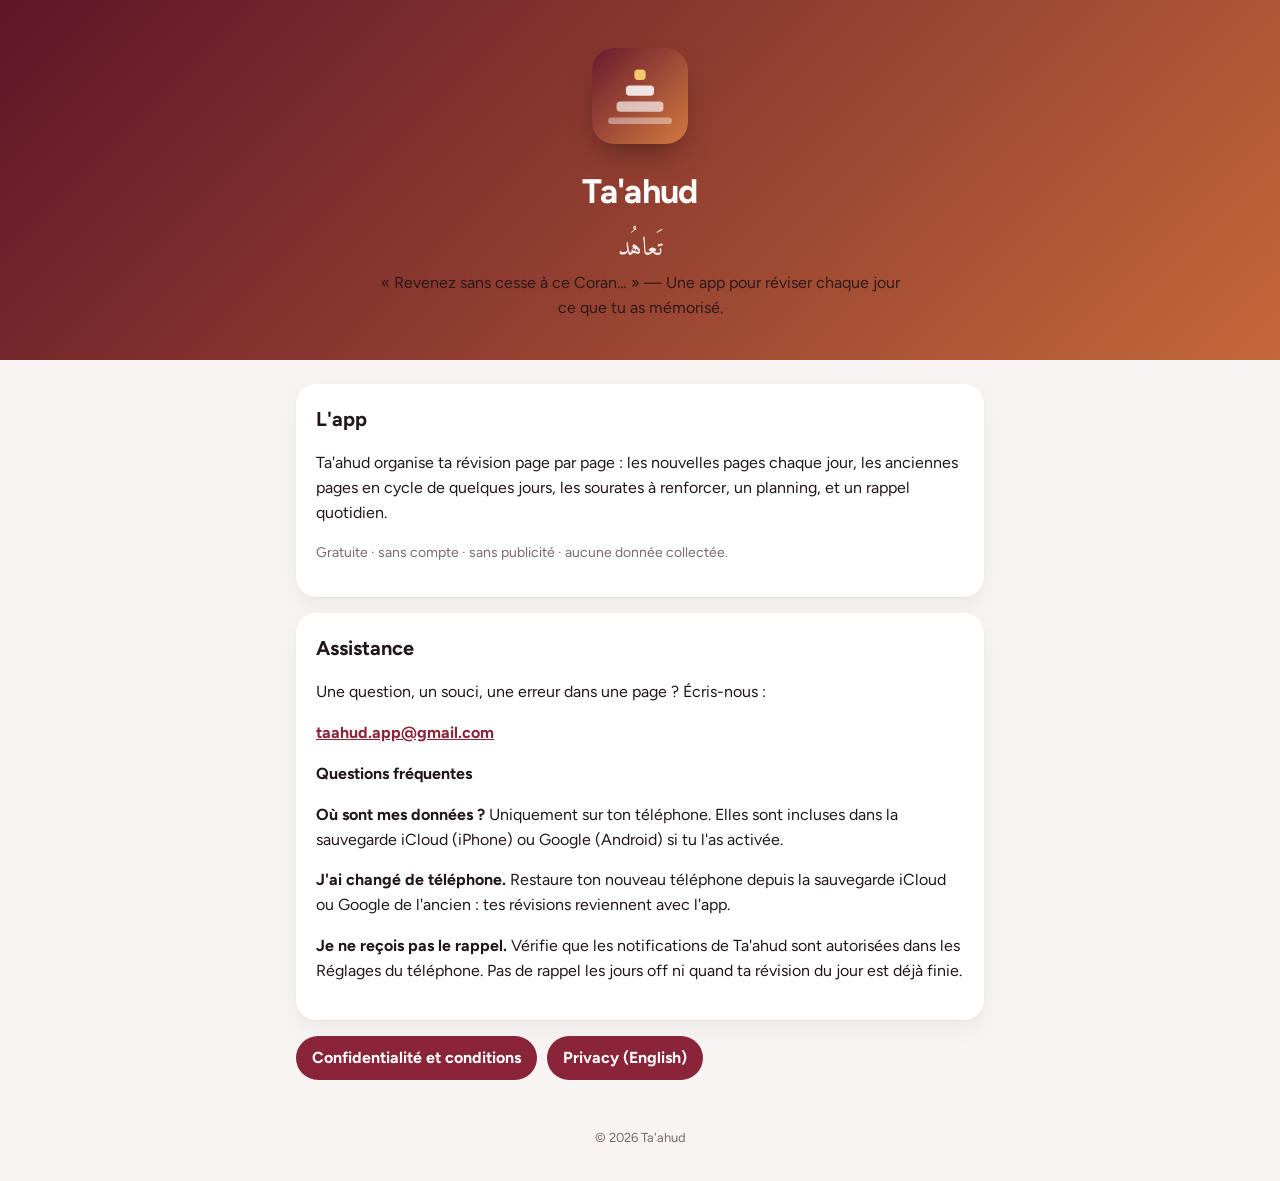
<file: index.html>
<!doctype html>
<html lang="fr">
<head>
<meta charset="utf-8">
<meta name="viewport" content="width=device-width, initial-scale=1">
<title>Ta'ahud – Révision du Coran</title>
<meta name="description" content="Ta'ahud t'aide à réviser chaque jour ce que tu as mémorisé du Coran. Gratuit, sans compte, sans publicité.">
<link rel="icon" href="data:image/svg+xml,%3Csvg%20width%3D%2264%22%20height%3D%2264%22%20viewBox%3D%220%200%201024%201024%22%3E%3Cdefs%3E%3ClinearGradient%20id%3D%22g%22%20x1%3D%220%22%20y1%3D%220%22%20x2%3D%221%22%20y2%3D%221%22%3E%3Cstop%20offset%3D%220%22%20stop-color%3D%22%236A1B2E%22%2F%3E%3Cstop%20offset%3D%221%22%20stop-color%3D%22%23D27A40%22%2F%3E%3C%2FlinearGradient%3E%3C%2Fdefs%3E%3Crect%20width%3D%221024%22%20height%3D%221024%22%20rx%3D%22224%22%20fill%3D%22url(%23g)%22%2F%3E%3Crect%20x%3D%22452%22%20y%3D%22230%22%20width%3D%22120%22%20height%3D%22110%22%20rx%3D%2240%22%20fill%3D%22%23F2C86B%22%2F%3E%3Crect%20x%3D%22362%22%20y%3D%22400%22%20width%3D%22300%22%20height%3D%22110%22%20rx%3D%2240%22%20fill%3D%22%23fff%22%20fill-opacity%3D%22.85%22%2F%3E%3Crect%20x%3D%22262%22%20y%3D%22570%22%20width%3D%22500%22%20height%3D%22110%22%20rx%3D%2240%22%20fill%3D%22%23fff%22%20fill-opacity%3D%22.65%22%2F%3E%3Crect%20x%3D%22172%22%20y%3D%22740%22%20width%3D%22680%22%20height%3D%2270%22%20rx%3D%2235%22%20fill%3D%22%23fff%22%20fill-opacity%3D%22.4%22%2F%3E%3C%2Fsvg%3E">
<link rel="preconnect" href="https://fonts.googleapis.com">
<link href="https://fonts.googleapis.com/css2?family=Figtree:wght@400;700;800&family=Amiri+Quran&display=swap" rel="stylesheet">
<link rel="stylesheet" href="style.css">
</head>
<body>
<header class="hero">
  <svg width="96" height="96" viewBox="0 0 1024 1024" role="img" aria-label="Logo Ta'ahud"><defs><linearGradient id="g" x1="0" y1="0" x2="1" y2="1"><stop offset="0" stop-color="#6A1B2E"/><stop offset="1" stop-color="#D27A40"/></linearGradient></defs><rect width="1024" height="1024" rx="224" fill="url(#g)"/><rect x="452" y="230" width="120" height="110" rx="40" fill="#F2C86B"/><rect x="362" y="400" width="300" height="110" rx="40" fill="#fff" fill-opacity=".85"/><rect x="262" y="570" width="500" height="110" rx="40" fill="#fff" fill-opacity=".65"/><rect x="172" y="740" width="680" height="70" rx="35" fill="#fff" fill-opacity=".4"/></svg>
  <h1>Ta'ahud</h1>
  <div class="ar">تَعاهُد</div>
  <p>« Revenez sans cesse à ce Coran… » — Une app pour réviser chaque jour ce que tu as mémorisé.</p>
</header>
<main>
  <div class="card">
    <h2>L'app</h2>
    <p>Ta'ahud organise ta révision page par page : les nouvelles pages chaque jour, les anciennes pages en cycle de quelques jours, les sourates à renforcer, un planning, et un rappel quotidien.</p>
    <p class="muted">Gratuite · sans compte · sans publicité · aucune donnée collectée.</p>
  </div>

  <div class="card" id="assistance">
    <h2>Assistance</h2>
    <p>Une question, un souci, une erreur dans une page ? Écris-nous :</p>
    <p><a href="mailto:taahud.app@gmail.com">taahud.app@gmail.com</a></p>
    <h3>Questions fréquentes</h3>
    <p><b>Où sont mes données ?</b> Uniquement sur ton téléphone. Elles sont incluses dans la sauvegarde iCloud (iPhone) ou Google (Android) si tu l'as activée.</p>
    <p><b>J'ai changé de téléphone.</b> Restaure ton nouveau téléphone depuis la sauvegarde iCloud ou Google de l'ancien : tes révisions reviennent avec l'app.</p>
    <p><b>Je ne reçois pas le rappel.</b> Vérifie que les notifications de Ta'ahud sont autorisées dans les Réglages du téléphone. Pas de rappel les jours off ni quand ta révision du jour est déjà finie.</p>
  </div>

  <div class="links">
    <a href="confidentialite.html">Confidentialité et conditions</a>
    <a href="privacy.html">Privacy (English)</a>
  </div>
</main>
<footer>© 2026 Ta'ahud</footer>
</body>
</html>
</file>
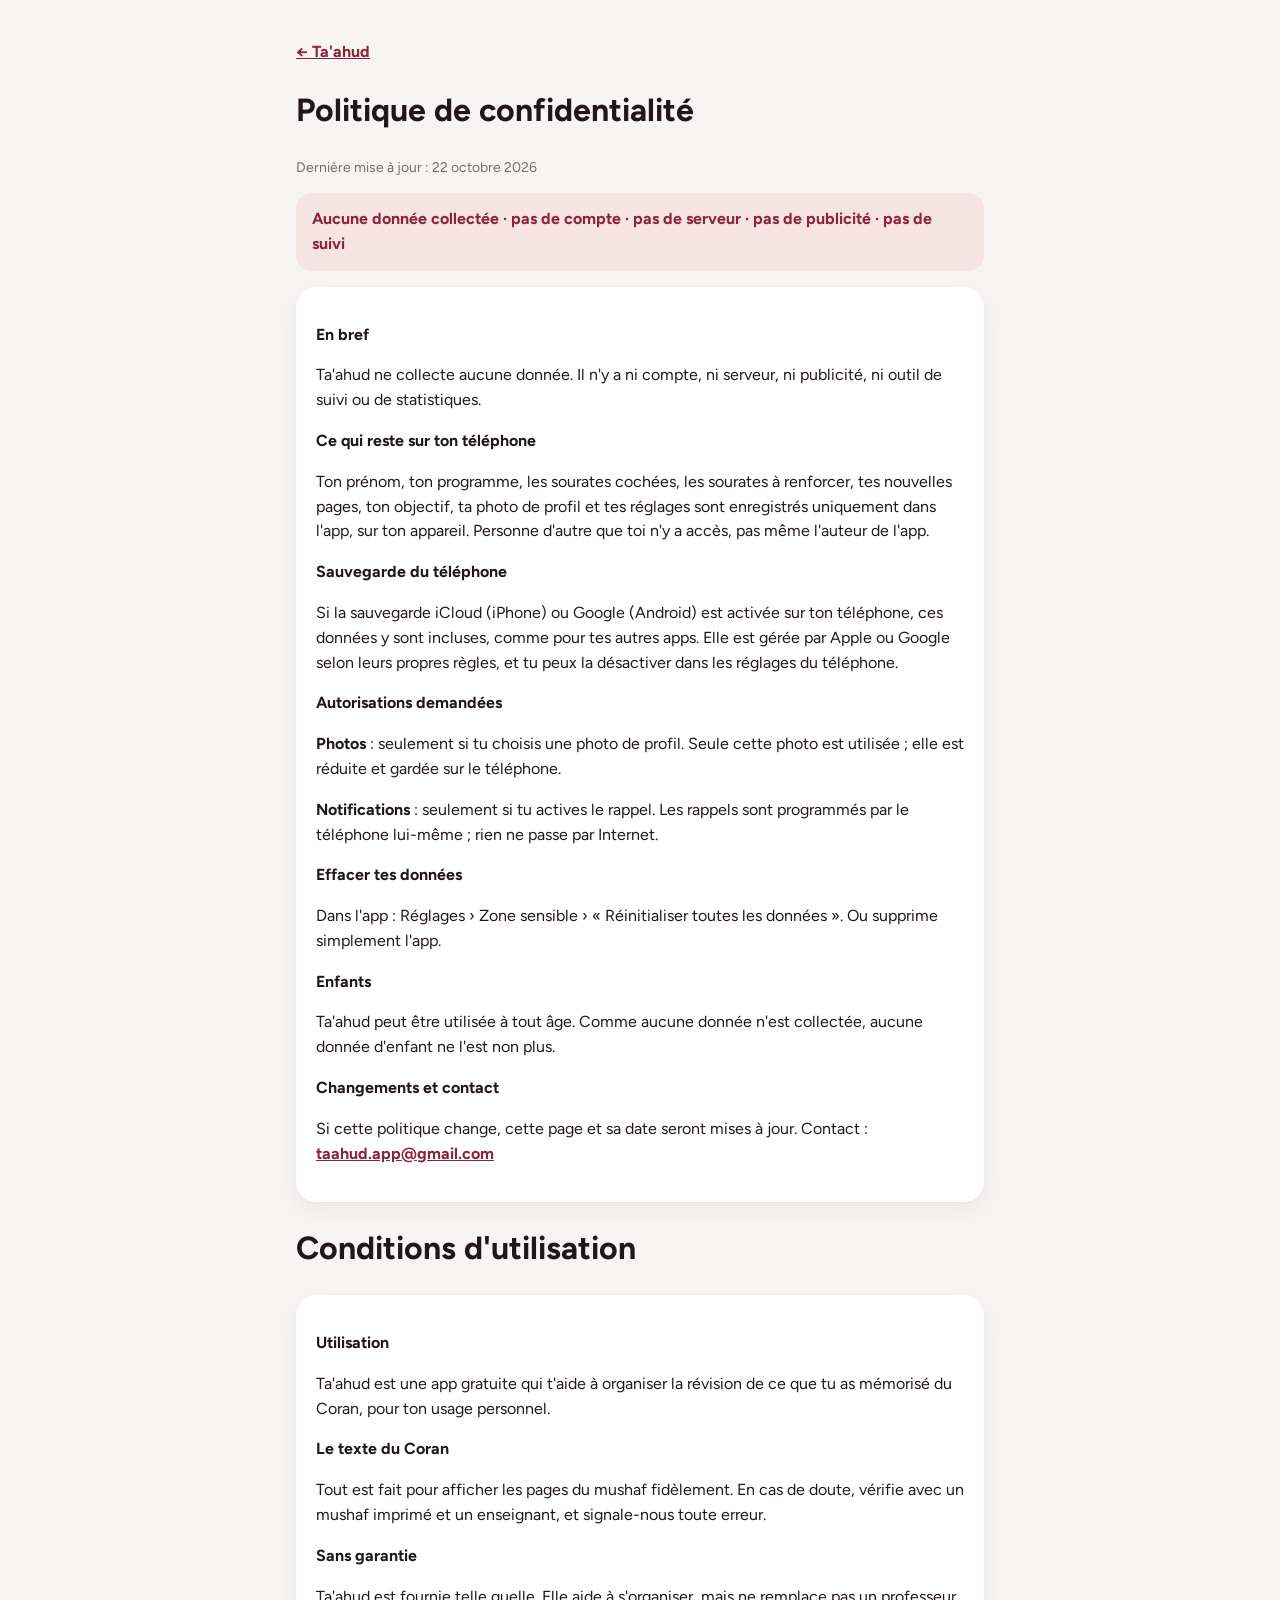
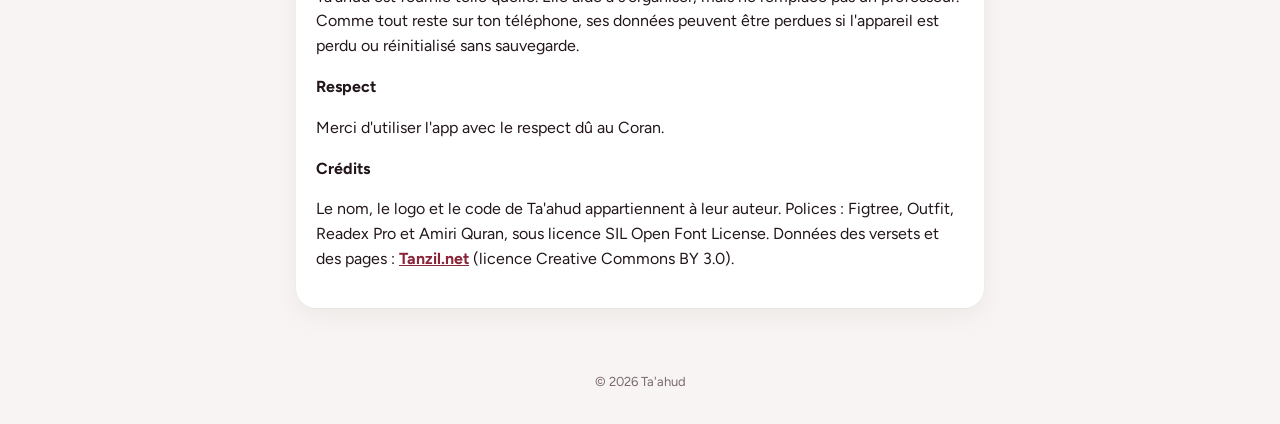
<file: confidentialite.html>
<!doctype html>
<html lang="fr">
<head>
<meta charset="utf-8">
<meta name="viewport" content="width=device-width, initial-scale=1">
<title>Confidentialité – Ta'ahud</title>
<link rel="icon" href="data:image/svg+xml,%3Csvg%20width%3D%2264%22%20height%3D%2264%22%20viewBox%3D%220%200%201024%201024%22%3E%3Cdefs%3E%3ClinearGradient%20id%3D%22g%22%20x1%3D%220%22%20y1%3D%220%22%20x2%3D%221%22%20y2%3D%221%22%3E%3Cstop%20offset%3D%220%22%20stop-color%3D%22%236A1B2E%22%2F%3E%3Cstop%20offset%3D%221%22%20stop-color%3D%22%23D27A40%22%2F%3E%3C%2FlinearGradient%3E%3C%2Fdefs%3E%3Crect%20width%3D%221024%22%20height%3D%221024%22%20rx%3D%22224%22%20fill%3D%22url(%23g)%22%2F%3E%3Crect%20x%3D%22452%22%20y%3D%22230%22%20width%3D%22120%22%20height%3D%22110%22%20rx%3D%2240%22%20fill%3D%22%23F2C86B%22%2F%3E%3Crect%20x%3D%22362%22%20y%3D%22400%22%20width%3D%22300%22%20height%3D%22110%22%20rx%3D%2240%22%20fill%3D%22%23fff%22%20fill-opacity%3D%22.85%22%2F%3E%3Crect%20x%3D%22262%22%20y%3D%22570%22%20width%3D%22500%22%20height%3D%22110%22%20rx%3D%2240%22%20fill%3D%22%23fff%22%20fill-opacity%3D%22.65%22%2F%3E%3Crect%20x%3D%22172%22%20y%3D%22740%22%20width%3D%22680%22%20height%3D%2270%22%20rx%3D%2235%22%20fill%3D%22%23fff%22%20fill-opacity%3D%22.4%22%2F%3E%3C%2Fsvg%3E">
<link rel="preconnect" href="https://fonts.googleapis.com">
<link href="https://fonts.googleapis.com/css2?family=Figtree:wght@400;700;800&display=swap" rel="stylesheet">
<link rel="stylesheet" href="style.css">
</head>
<body>
<main>
  <p><a href="index.html">← Ta'ahud</a></p>
  <h1>Politique de confidentialité</h1>
  <p class="muted">Dernière mise à jour : 22 octobre 2026</p>
  <div class="badge">Aucune donnée collectée · pas de compte · pas de serveur · pas de publicité · pas de suivi</div>

  <div class="card">
    <h3>En bref</h3>
    <p>Ta'ahud ne collecte aucune donnée. Il n'y a ni compte, ni serveur, ni publicité, ni outil de suivi ou de statistiques.</p>
    <h3>Ce qui reste sur ton téléphone</h3>
    <p>Ton prénom, ton programme, les sourates cochées, les sourates à renforcer, tes nouvelles pages, ton objectif, ta photo de profil et tes réglages sont enregistrés uniquement dans l'app, sur ton appareil. Personne d'autre que toi n'y a accès, pas même l'auteur de l'app.</p>
    <h3>Sauvegarde du téléphone</h3>
    <p>Si la sauvegarde iCloud (iPhone) ou Google (Android) est activée sur ton téléphone, ces données y sont incluses, comme pour tes autres apps. Elle est gérée par Apple ou Google selon leurs propres règles, et tu peux la désactiver dans les réglages du téléphone.</p>
    <h3>Autorisations demandées</h3>
    <p><b>Photos</b> : seulement si tu choisis une photo de profil. Seule cette photo est utilisée ; elle est réduite et gardée sur le téléphone.</p>
    <p><b>Notifications</b> : seulement si tu actives le rappel. Les rappels sont programmés par le téléphone lui-même ; rien ne passe par Internet.</p>
    <h3>Effacer tes données</h3>
    <p>Dans l'app : Réglages › Zone sensible › « Réinitialiser toutes les données ». Ou supprime simplement l'app.</p>
    <h3>Enfants</h3>
    <p>Ta'ahud peut être utilisée à tout âge. Comme aucune donnée n'est collectée, aucune donnée d'enfant ne l'est non plus.</p>
    <h3>Changements et contact</h3>
    <p>Si cette politique change, cette page et sa date seront mises à jour. Contact : <a href="mailto:taahud.app@gmail.com">taahud.app@gmail.com</a></p>
  </div>

  <h1>Conditions d'utilisation</h1>
  <div class="card">
    <h3>Utilisation</h3>
    <p>Ta'ahud est une app gratuite qui t'aide à organiser la révision de ce que tu as mémorisé du Coran, pour ton usage personnel.</p>
    <h3>Le texte du Coran</h3>
    <p>Tout est fait pour afficher les pages du mushaf fidèlement. En cas de doute, vérifie avec un mushaf imprimé et un enseignant, et signale-nous toute erreur.</p>
    <h3>Sans garantie</h3>
    <p>Ta'ahud est fournie telle quelle. Elle aide à s'organiser, mais ne remplace pas un professeur. Comme tout reste sur ton téléphone, ses données peuvent être perdues si l'appareil est perdu ou réinitialisé sans sauvegarde.</p>
    <h3>Respect</h3>
    <p>Merci d'utiliser l'app avec le respect dû au Coran.</p>
    <h3>Crédits</h3>
    <p>Le nom, le logo et le code de Ta'ahud appartiennent à leur auteur. Polices : Figtree, Outfit, Readex Pro et Amiri Quran, sous licence SIL Open Font License. Données des versets et des pages : <a href="https://tanzil.net">Tanzil.net</a> (licence Creative Commons BY 3.0).</p>
  </div>
</main>
<footer>© 2026 Ta'ahud</footer>
</body>
</html>
</file>
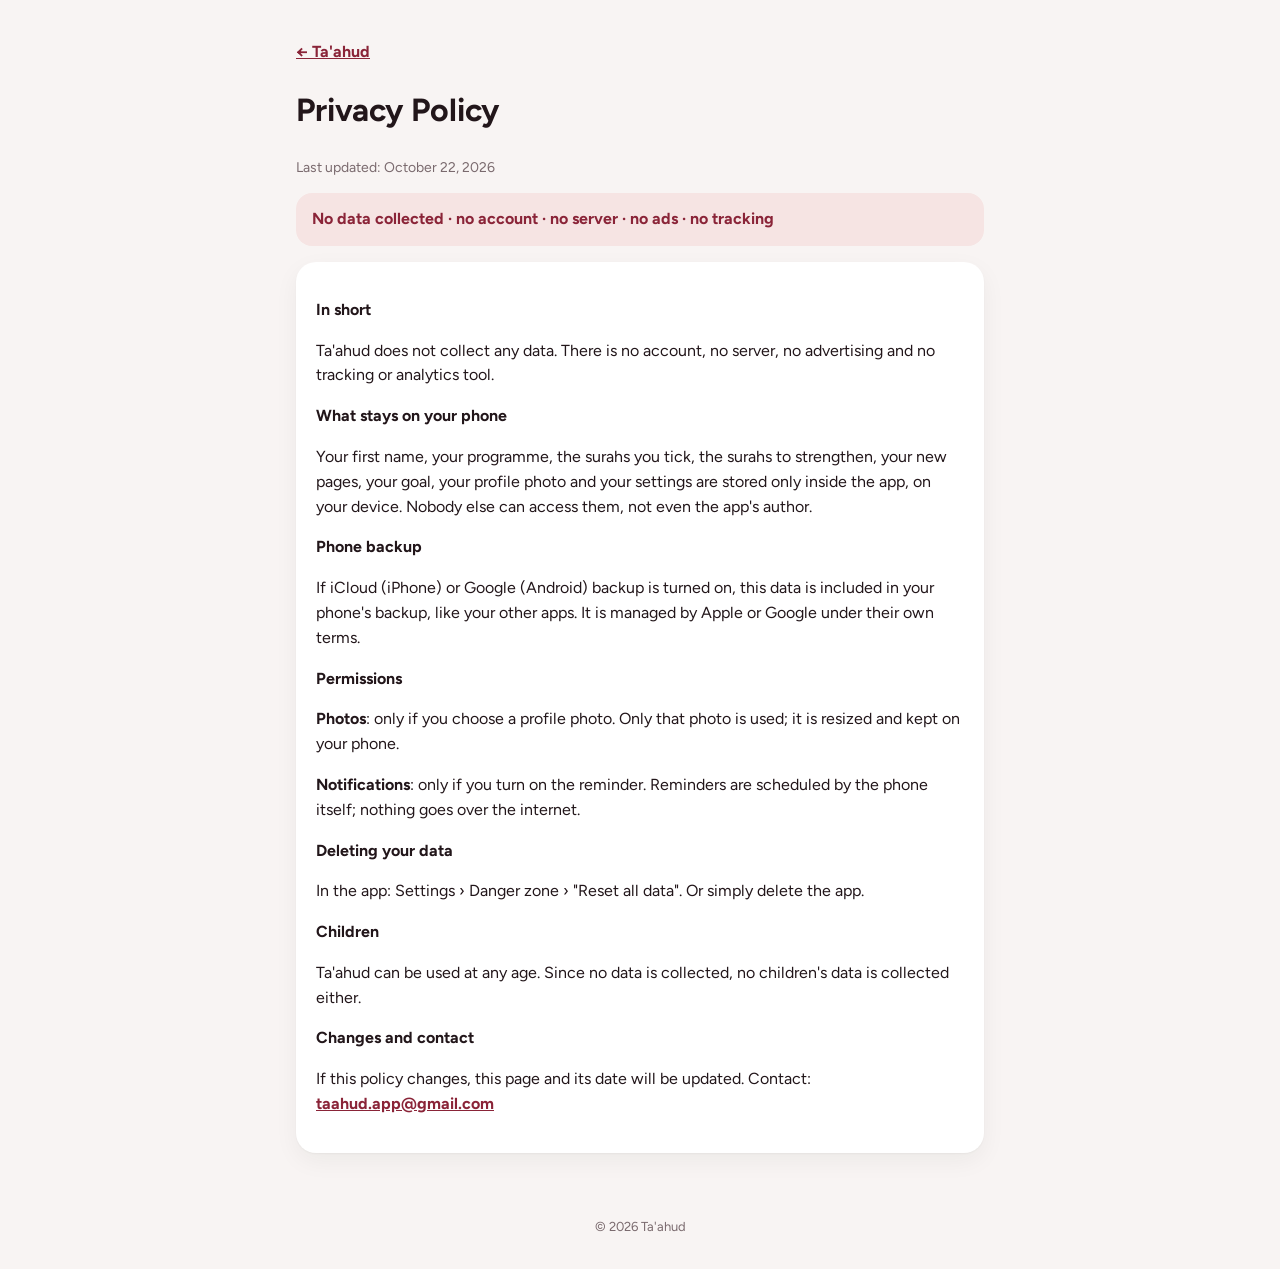
<file: privacy.html>
<!doctype html>
<html lang="en">
<head>
<meta charset="utf-8">
<meta name="viewport" content="width=device-width, initial-scale=1">
<title>Privacy – Ta'ahud</title>
<link rel="icon" href="data:image/svg+xml,%3Csvg%20width%3D%2264%22%20height%3D%2264%22%20viewBox%3D%220%200%201024%201024%22%3E%3Cdefs%3E%3ClinearGradient%20id%3D%22g%22%20x1%3D%220%22%20y1%3D%220%22%20x2%3D%221%22%20y2%3D%221%22%3E%3Cstop%20offset%3D%220%22%20stop-color%3D%22%236A1B2E%22%2F%3E%3Cstop%20offset%3D%221%22%20stop-color%3D%22%23D27A40%22%2F%3E%3C%2FlinearGradient%3E%3C%2Fdefs%3E%3Crect%20width%3D%221024%22%20height%3D%221024%22%20rx%3D%22224%22%20fill%3D%22url(%23g)%22%2F%3E%3Crect%20x%3D%22452%22%20y%3D%22230%22%20width%3D%22120%22%20height%3D%22110%22%20rx%3D%2240%22%20fill%3D%22%23F2C86B%22%2F%3E%3Crect%20x%3D%22362%22%20y%3D%22400%22%20width%3D%22300%22%20height%3D%22110%22%20rx%3D%2240%22%20fill%3D%22%23fff%22%20fill-opacity%3D%22.85%22%2F%3E%3Crect%20x%3D%22262%22%20y%3D%22570%22%20width%3D%22500%22%20height%3D%22110%22%20rx%3D%2240%22%20fill%3D%22%23fff%22%20fill-opacity%3D%22.65%22%2F%3E%3Crect%20x%3D%22172%22%20y%3D%22740%22%20width%3D%22680%22%20height%3D%2270%22%20rx%3D%2235%22%20fill%3D%22%23fff%22%20fill-opacity%3D%22.4%22%2F%3E%3C%2Fsvg%3E">
<link rel="preconnect" href="https://fonts.googleapis.com">
<link href="https://fonts.googleapis.com/css2?family=Figtree:wght@400;700;800&display=swap" rel="stylesheet">
<link rel="stylesheet" href="style.css">
</head>
<body>
<main>
  <p><a href="index.html">← Ta'ahud</a></p>
  <h1>Privacy Policy</h1>
  <p class="muted">Last updated: October 22, 2026</p>
  <div class="badge">No data collected · no account · no server · no ads · no tracking</div>
  <div class="card">
    <h3>In short</h3>
    <p>Ta'ahud does not collect any data. There is no account, no server, no advertising and no tracking or analytics tool.</p>
    <h3>What stays on your phone</h3>
    <p>Your first name, your programme, the surahs you tick, the surahs to strengthen, your new pages, your goal, your profile photo and your settings are stored only inside the app, on your device. Nobody else can access them, not even the app's author.</p>
    <h3>Phone backup</h3>
    <p>If iCloud (iPhone) or Google (Android) backup is turned on, this data is included in your phone's backup, like your other apps. It is managed by Apple or Google under their own terms.</p>
    <h3>Permissions</h3>
    <p><b>Photos</b>: only if you choose a profile photo. Only that photo is used; it is resized and kept on your phone.</p>
    <p><b>Notifications</b>: only if you turn on the reminder. Reminders are scheduled by the phone itself; nothing goes over the internet.</p>
    <h3>Deleting your data</h3>
    <p>In the app: Settings › Danger zone › "Reset all data". Or simply delete the app.</p>
    <h3>Children</h3>
    <p>Ta'ahud can be used at any age. Since no data is collected, no children's data is collected either.</p>
    <h3>Changes and contact</h3>
    <p>If this policy changes, this page and its date will be updated. Contact: <a href="mailto:taahud.app@gmail.com">taahud.app@gmail.com</a></p>
  </div>
</main>
<footer>© 2026 Ta'ahud</footer>
</file>
<file: style.css>
:root{--paper:#F8F4F3;--card:#fff;--ink:#22161A;--muted:#7A6A6E;--line:#EDE3E2;--acc:#8A2438;--acc-soft:#F6E4E3;--gold:#F2C86B}
@media (prefers-color-scheme:dark){:root{--paper:#130D0F;--card:#1E1618;--ink:#F1E9EA;--muted:#A8989B;--line:#33282A;--acc:#F09A78;--acc-soft:#3A1F22}}
*{box-sizing:border-box}
body{margin:0;background:var(--paper);color:var(--ink);font-family:Figtree,system-ui,-apple-system,"Segoe UI",sans-serif;font-size:16px;line-height:1.55}
.hero{background:linear-gradient(135deg,#5E1528,#C4683A);color:#fff;padding:48px 20px 40px;text-align:center}
.hero svg{width:96px;height:96px;border-radius:22px;box-shadow:0 14px 30px -12px rgba(0,0,0,.5)}
.hero h1{font-size:34px;margin:14px 0 2px;letter-spacing:-.02em}
.hero .ar{font-family:"Amiri Quran","Amiri",serif;font-size:26px;opacity:.9}
.hero p{margin:10px auto 0;max-width:520px;opacity:.9}
main{max-width:720px;margin:0 auto;padding:24px 16px 48px}
.card{background:var(--card);border-radius:20px;padding:20px;margin-bottom:16px;box-shadow:0 1px 2px rgba(20,30,25,.04),0 8px 24px rgba(20,30,25,.05)}
h2{font-size:20px;margin:0 0 8px}
h3{font-size:16px;margin:16px 0 4px}
p,li{color:var(--ink)}
.muted{color:var(--muted);font-size:14px}
.badge{background:var(--acc-soft);color:var(--acc);border-radius:16px;padding:14px 16px;font-weight:700;margin-bottom:16px}
a{color:var(--acc);font-weight:700}
.links{display:flex;gap:10px;flex-wrap:wrap}
.links a{background:var(--acc);color:#fff;text-decoration:none;border-radius:999px;padding:10px 16px}
footer{text-align:center;color:var(--muted);font-size:13px;padding:0 16px 32px}
</file>
